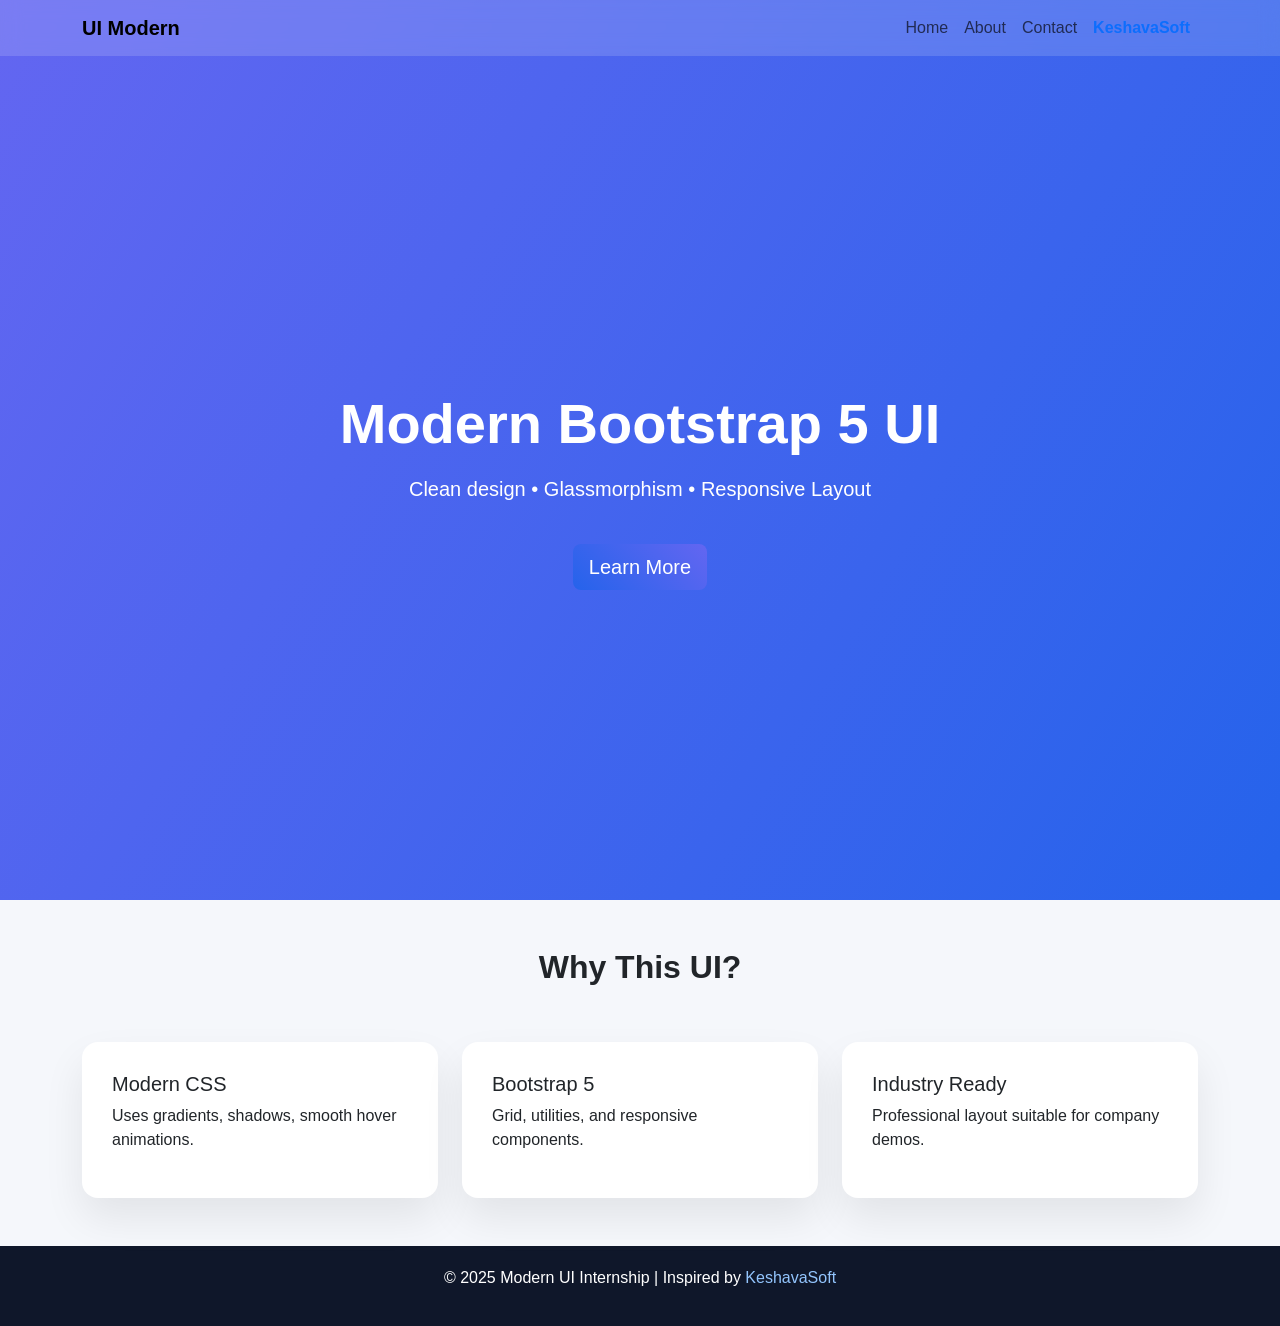
<file: index.html>
<!DOCTYPE html>
<html lang="en">
<head>
  <meta charset="UTF-8">
  <title>Modern Bootstrap UI</title>
  <meta name="viewport" content="width=device-width, initial-scale=1">
  <link href="https://cdn.jsdelivr.net/npm/bootstrap@5.3.3/dist/css/bootstrap.min.css" rel="stylesheet">
  <link rel="stylesheet" href="css/style.css">
</head>
<body>

<nav class="navbar navbar-expand-lg glass-nav fixed-top">
  <div class="container">
    <a class="navbar-brand fw-bold" href="#">UI Modern</a>
    <button class="navbar-toggler" data-bs-toggle="collapse" data-bs-target="#nav">
      <span class="navbar-toggler-icon"></span>
    </button>
    <div class="collapse navbar-collapse" id="nav">
      <ul class="navbar-nav ms-auto">
        <li class="nav-item"><a class="nav-link" href="index.html">Home</a></li>
        <li class="nav-item"><a class="nav-link" href="about.html">About</a></li>
        <li class="nav-item"><a class="nav-link" href="contact.html">Contact</a></li>
        <li class="nav-item">
          <a class="nav-link text-primary fw-semibold" 
             href="https://www.keshavasoft.com" 
             target="_blank">KeshavaSoft</a>
        </li>
      </ul>
    </div>
  </div>
</nav>

<section class="hero-section d-flex align-items-center">
  <div class="container text-center">
    <h1 class="display-4 fw-bold">Modern Bootstrap 5 UI</h1>
    <p class="lead mt-3">Clean design • Glassmorphism • Responsive Layout</p>
    <a href="about.html" class="btn btn-gradient btn-lg mt-4">Learn More</a>
  </div>
</section>

<section class="py-5">
  <div class="container">
    <div class="row text-center mb-5">
      <h2 class="fw-bold">Why This UI?</h2>
    </div>
    <div class="row g-4">
      <div class="col-md-4">
        <div class="modern-card">
          <h5>Modern CSS</h5>
          <p>Uses gradients, shadows, smooth hover animations.</p>
        </div>
      </div>
      <div class="col-md-4">
        <div class="modern-card">
          <h5>Bootstrap 5</h5>
          <p>Grid, utilities, and responsive components.</p>
        </div>
      </div>
      <div class="col-md-4">
        <div class="modern-card">
          <h5>Industry Ready</h5>
          <p>Professional layout suitable for company demos.</p>
        </div>
      </div>
    </div>
  </div>
</section>

<footer class="footer text-center">
  <p>© 2025 Modern UI Internship | Inspired by 
    <a href="https://www.keshavasoft.com" target="_blank">KeshavaSoft</a>
  </p>
</footer>

<script src="https://cdn.jsdelivr.net/npm/bootstrap@5.3.3/dist/js/bootstrap.bundle.min.js"></script>
</body>
</html>
</file>
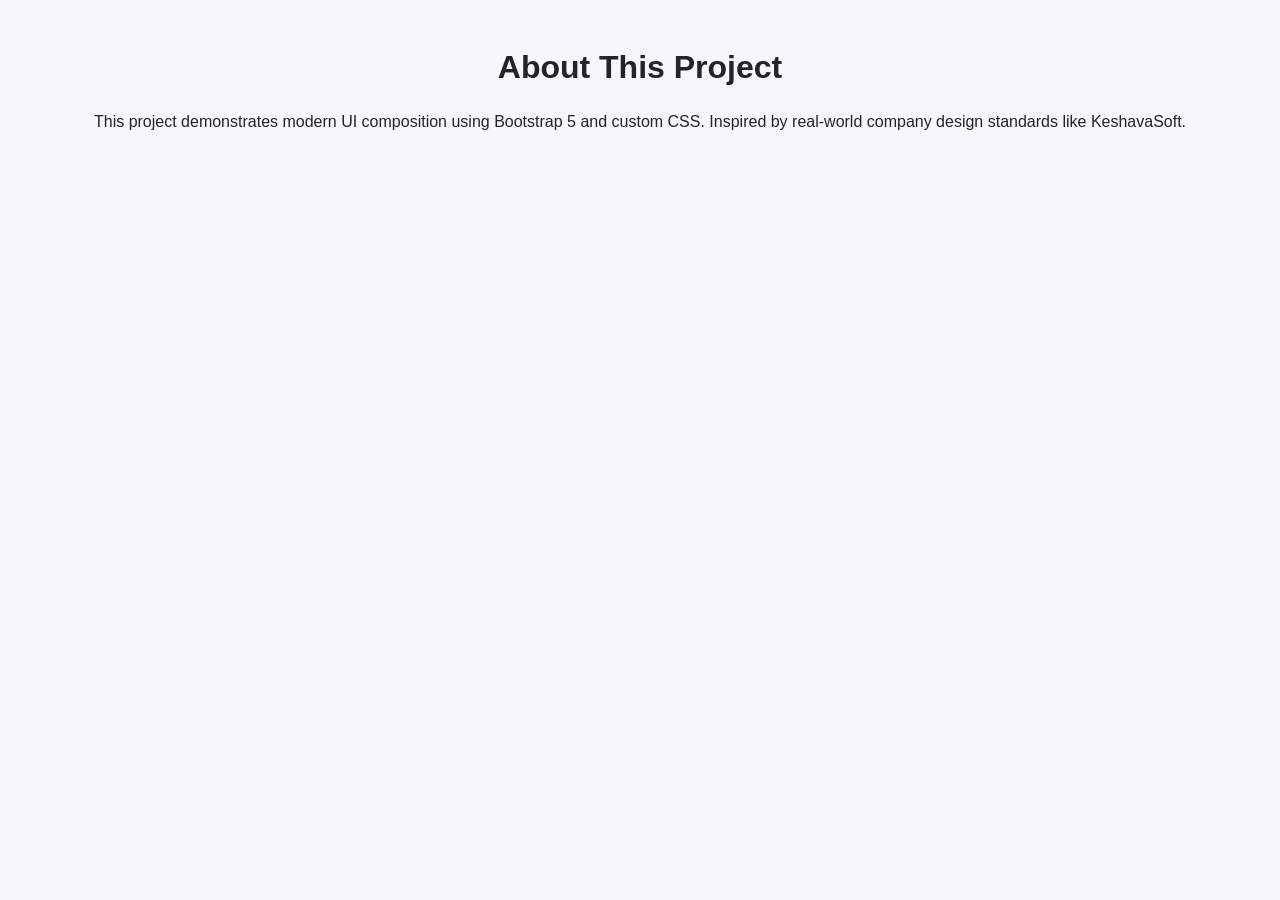
<file: about.html>
<!DOCTYPE html>
<html lang="en">
<head>
  <meta charset="UTF-8">
  <title>About</title>
  <meta name="viewport" content="width=device-width, initial-scale=1">
  <link href="https://cdn.jsdelivr.net/npm/bootstrap@5.3.3/dist/css/bootstrap.min.css" rel="stylesheet">
  <link rel="stylesheet" href="css/style.css">
</head>
<body>

<section class="py-5 container">
  <h2 class="fw-bold text-center mb-4">About This Project</h2>
  <p class="text-center">
    This project demonstrates modern UI composition using Bootstrap 5 and custom CSS.
    Inspired by real-world company design standards like KeshavaSoft.
  </p>
</section>

</body>
</html>
</file>
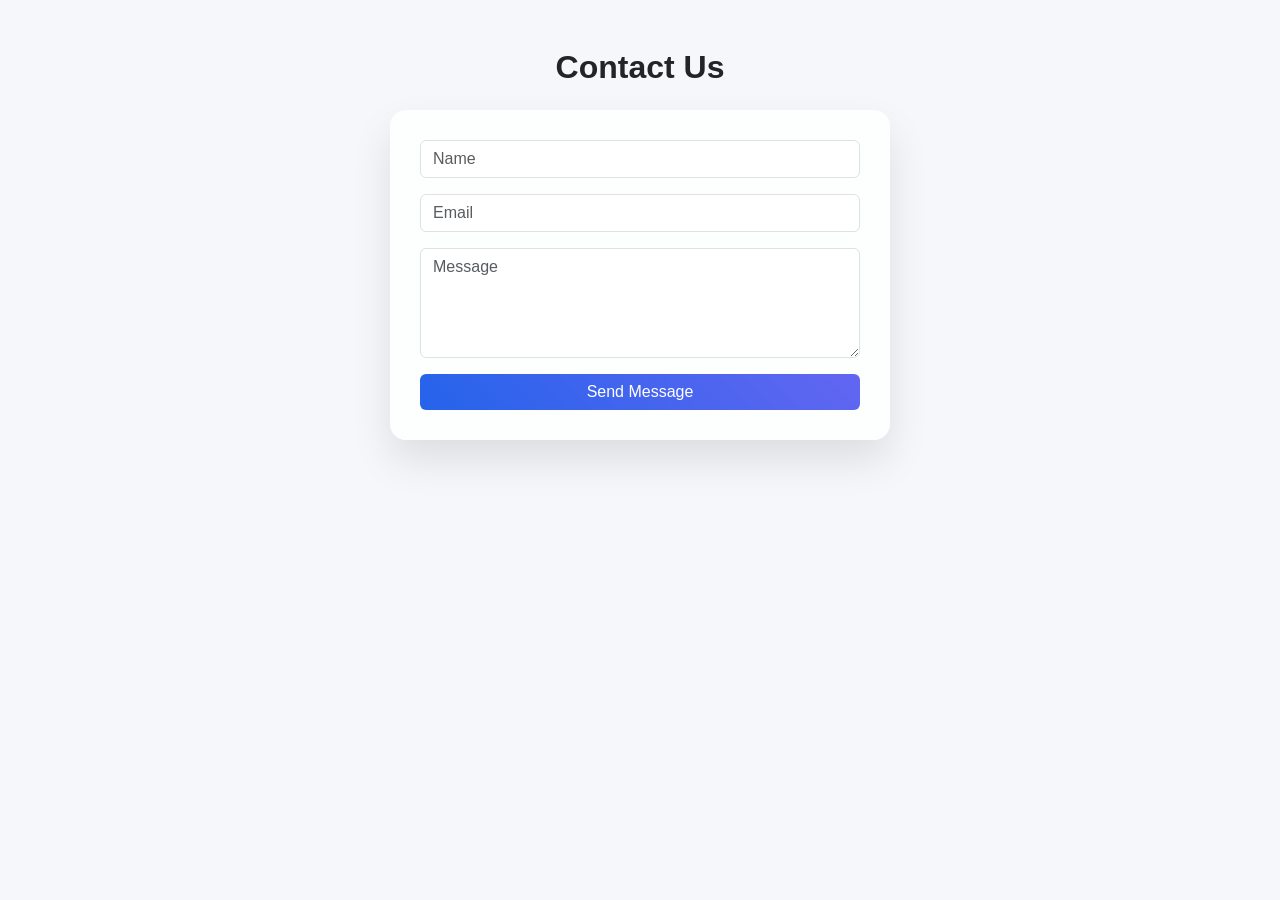
<file: contact.html>
<!DOCTYPE html>
<html lang="en">
<head>
  <meta charset="UTF-8">
  <title>Contact</title>
  <meta name="viewport" content="width=device-width, initial-scale=1">
  <link href="https://cdn.jsdelivr.net/npm/bootstrap@5.3.3/dist/css/bootstrap.min.css" rel="stylesheet">
  <link rel="stylesheet" href="css/style.css">
</head>
<body>

<section class="py-5 container">
  <h2 class="fw-bold text-center mb-4">Contact Us</h2>
  <form class="glass-form mx-auto">
    <input class="form-control mb-3" placeholder="Name">
    <input class="form-control mb-3" placeholder="Email">
    <textarea class="form-control mb-3" rows="4" placeholder="Message"></textarea>
    <button class="btn btn-gradient w-100">Send Message</button>
  </form>
</section>

</body>
</html>
</file>
<file: css/style.css>
body {
  font-family: 'Segoe UI', sans-serif;
  background: #f5f7fb;
}

.hero-section {
  height: 100vh;
  background: linear-gradient(120deg, #6366f1, #2563eb);
  color: white;
  padding-top: 80px;
}

.glass-nav {
  background: rgba(255,255,255,0.15);
  backdrop-filter: blur(10px);
}

.btn-gradient {
  background: linear-gradient(45deg, #2563eb, #6366f1);
  color: white;
  border: none;
}

.btn-gradient:hover {
  opacity: 0.9;
}

.modern-card {
  background: white;
  padding: 30px;
  border-radius: 16px;
  box-shadow: 0 20px 40px rgba(0,0,0,0.08);
  transition: transform 0.3s ease;
}

.modern-card:hover {
  transform: translateY(-8px);
}

.glass-form {
  max-width: 500px;
  background: rgba(255,255,255,0.85);
  padding: 30px;
  border-radius: 16px;
  box-shadow: 0 20px 40px rgba(0,0,0,0.1);
}

.footer {
  padding: 20px;
  background: #0f172a;
  color: white;
}

.footer a {
  color: #93c5fd;
  text-decoration: none;
}
</file>
